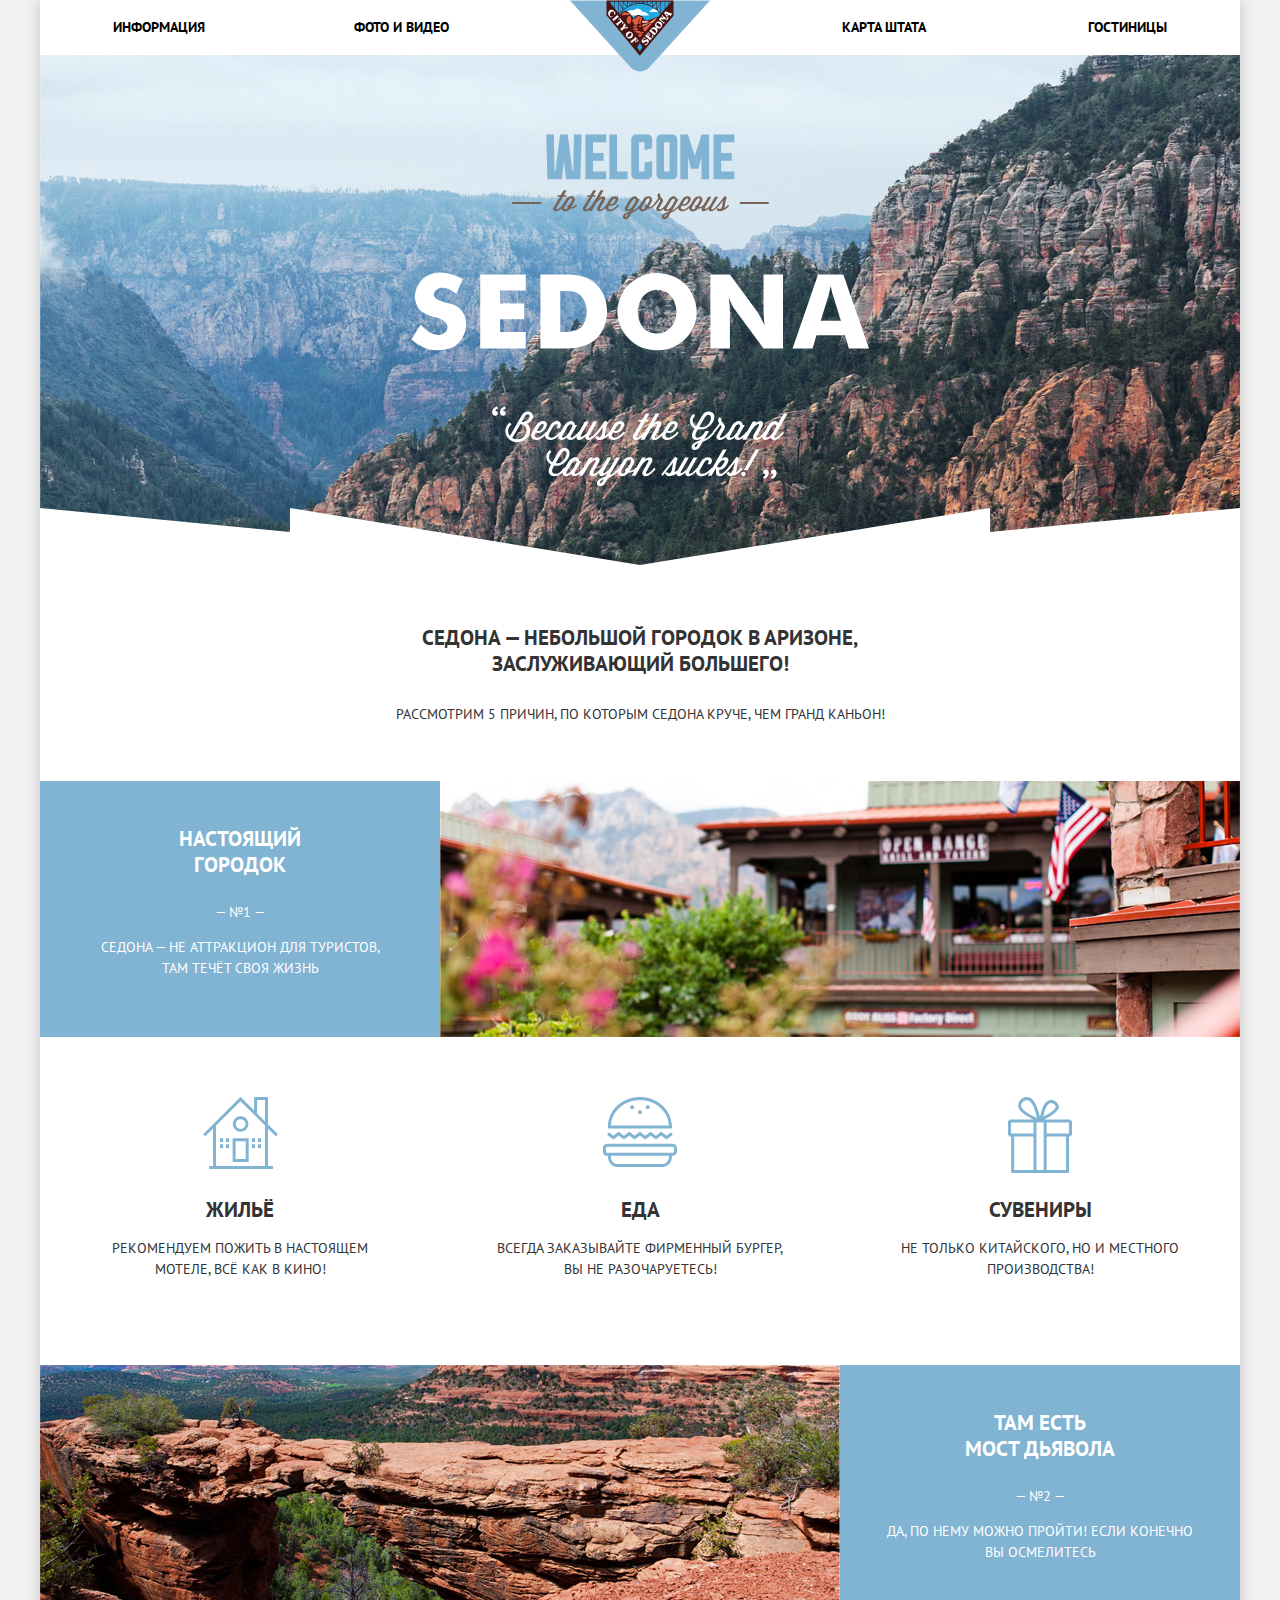
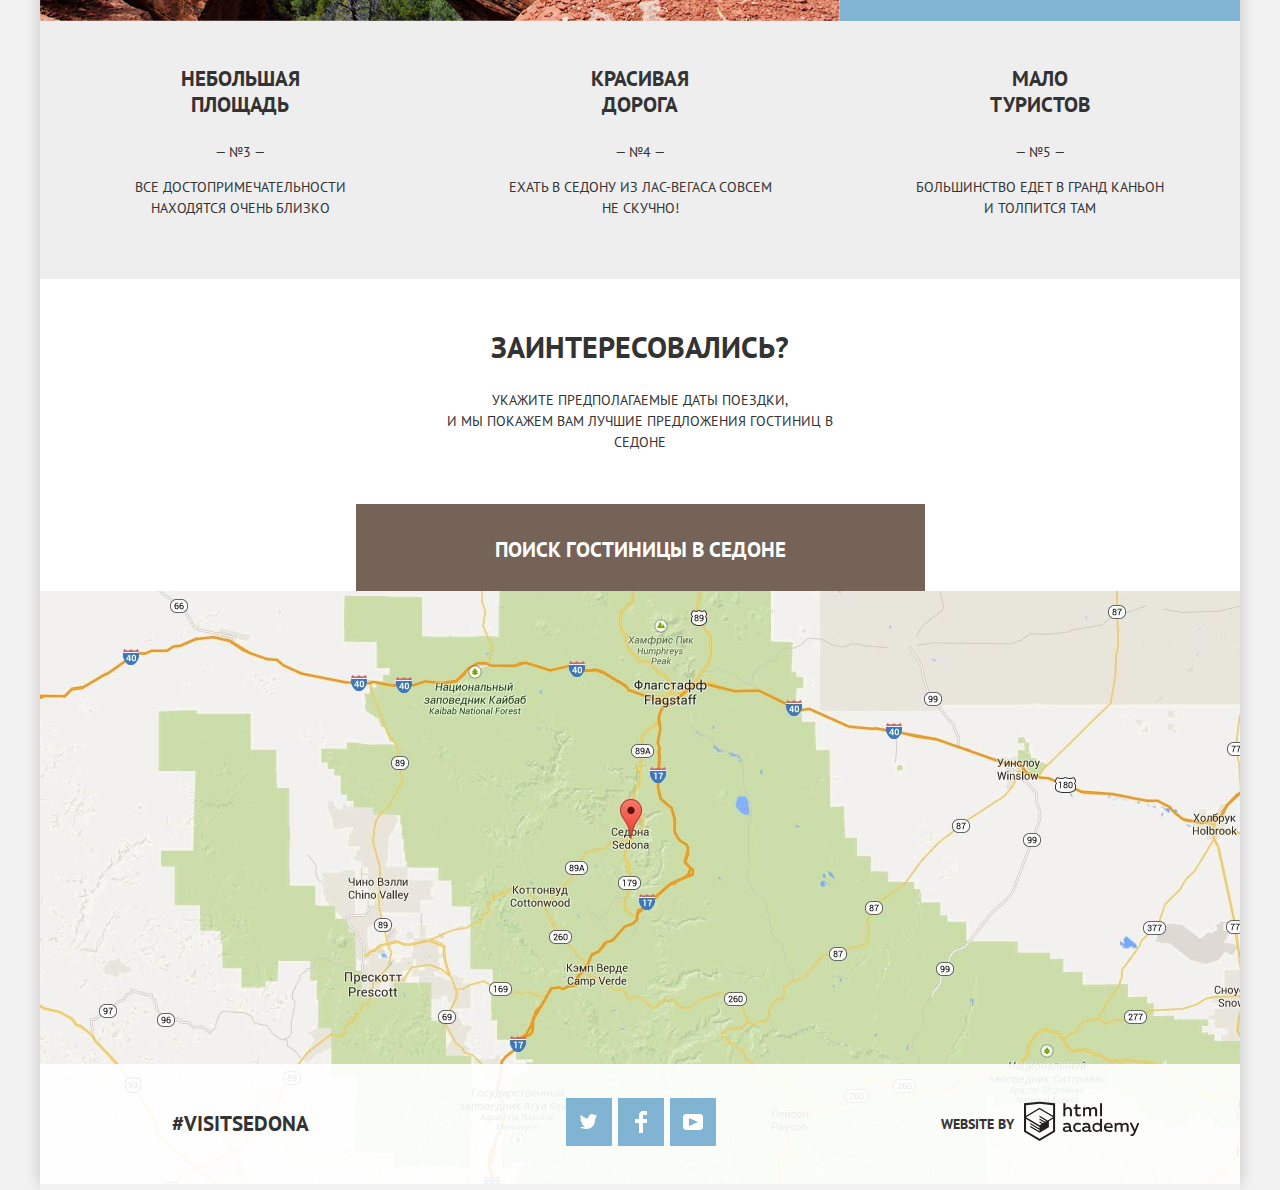
<file: index.html>
<!DOCTYPE html>
<html lang="ru">
  <head>
    <meta charset="utf-8">
    <link href="https://fonts.googleapis.com/css?family=PT+Sans:400,700&amp;subset=cyrillic" rel="stylesheet">
    <link rel="stylesheet" href="css/normalize.css">
    <link rel="stylesheet" href="css/style.min.css">
    <title>HTML Academy: Седона</title>
  </head>
  <body>
    <div class="centerman">
    	<header class="main-header">
    		<nav class="main-navigation">
          <a class="logo"><img src="img/logo.svg" width="140" height="72" alt="citi of sedona"></a>
    			<ul class="site-navigation">
            <li class="info-li"><a href="#" class="info">Информация</a></li>
            <li class="photo-and-video-li"><a href="#" class="photo-and-video">Фото и видео</a></li>
            <li class="state-map-li"><a href="#" class="state-map">Карта штата</a></li>
            <li class="hotel-li"><a href="catalog.html" class="hotel">Гостиницы</a></li>
          </ul>
    		</nav>
    	</header>

    	<main class="container">
        <h1 class="visually-hidden">Добро пожаловать в Седону</h1>
        <div class="background-image">
          <img src="img/welcome.svg" width="459" height="353" alt="welcome">
        </div>

       	<section class="advantages">
  	  		<h2>Седона — небольшой городок в Аризоне, заслуживающий большего!</h2>
  	  		<p class="reasons">Рассмотрим 5 причин, по которым Седона круче, чем гранд каньон!</p>
  	  		<ul class="advantages-list">
  	  			<li class="advantages-item blue blue1">
  	  				<h2>Настоящий городок</h2>
  	  				<p>— №1 —</p>
  	  				<p class="description">Седона — не аттракцион для туристов, там&nbsp;течёт&nbsp;своя&nbsp;жизнь</p>
  	  			</li>
  	  			<li class="advantages-item house white">
            	<h2>Жильё</h2>
    	  			<p class="description">Рекомендуем пожить в настоящем мотеле,&nbsp;всё&nbsp;как&nbsp;в&nbsp;кино!</p>
            </li>
  	  			<li class="advantages-item burger white">
              <h2>Еда</h2>
    	  			<p class="description">Всегда заказывайте фирменный бургер, вы&nbsp;не&nbsp;разочаруетесь!</p>
            </li>
  	  			<li class="advantages-item souvenir white">
              <h2>Сувениры</h2>
    	  			<p class="description">Не только китайского, но и местного производства!</p>
  	  			</li>
           	<li class="advantages-item blue blue2">
  	  				<h2>Там есть мост&nbsp;дьявола</h2>
  	  				<p>— №2 —</p>
  	  				<p class="description">Да, по нему можно пройти! Если конечно вы осмелитесь</p>
  	  			</li>
  	  			<li class="advantages-item gray">
  	  				<h2>Небольшая площадь</h2>
  	  				<p>— №3 —</p>
  	  				<p class="description">Все достопримечательности находятся&nbsp;очень близко</p>
  	  			</li>
  	  			<li class="advantages-item gray">
  	  				<h2>Красивая дорога</h2>
  	  				<p>— №4 —</p>
  	  				<p class="description">Ехать в Седону из Лас-Вегаса совсем не&nbsp;скучно!</p>
  	  			</li>
  	  			<li class="advantages-item gray">
  	  				<h2>Мало туристов</h2>
             	<p>— №5 —</p>
    	  			<p class="description">Большинство едет в гранд каньон и&nbsp;толпится там</p>
            </li>
  	   		</ul>
    		</section>

    		<section class="search">
    			<h2>Заинтересовались?</h2>
    			<p>Укажите предполагаемые даты поездки,<br> и мы покажем вам лучшие предложения гостиниц в седоне</p>
    			<a href="search-form.html" class="button">Поиск гостиницы в Седоне</a>
    		</section>

    		<section class="maps">
          <h2 class="visually-hidden">Где мы находимся.</h2>
          <section class="modal-search modal-show">
            <h2 class="visually-hidden">Форма поиска гостиницы.</h2>
            <form action="#" method="post" class="modal-form">
              <div class="group">
                <label class="modal-item" for="arrival-date">
                  Дата заезда:
                </label>
                <input type="text" name="date" id="arrival-date" placeholder="24 апреля 2019" class="text dates">
                <input type="button" class="calendar text" value=" " aria-label="Выбор даты в календаре">
              </div>

              <div class="group">
                <label class="modal-item" for="date-departure">
                  Дата выезда:
                </label>
                <input type="text" name="date" id="date-departure" placeholder="4 июля 2019" class="text dates1">
                <input type="button" class="calendar text" value=" " aria-label="Выбора даты в календаре">
              </div>

              <label class="modal-item-1" for="adults">
                Взрослые:
              </label>
              <input type="button" value="-" class="sbt-adults" aria-label="Убрать одного взрослого">
              <input type="text" class="text adults-in" placeholder="2" id="adults">
              <input type="button" value="+" class="sbt-adults" aria-label="Добавить одного взрослого">

              <label class="modal-item-2" for="children">
                Дети:
              </label>
              <input type="button" value="-" class="sbt-adults" aria-label="Убрать одного ребенка">
              <input type="text" class="text  adults-in adults-in-js" placeholder="0" id="children">
              <input type="button" value="+" class="sbt-adults" aria-label="Добавить одного ребенка">

              <input type="submit" value="Найти" class="submit">
            </form>
          </section>

    			<h2 class="visually-hidden">Карта городка.</h2>
          <iframe src="https://www.google.com/maps/embed?pb=!1m18!1m12!1m3!1d838162.1705242064!2d-112.35544163735157!3d34.854443815250974!2m3!1f0!2f0!3f0!3m2!1i1024!2i768!4f13.1!3m3!1m2!1s0x872da132f942b00d%3A0x5548c523fa6c8efd!2z0KHQtdC00L7QvdCwLCDQkNGA0LjQt9C-0L3QsCA4NjMzNiwg0KHQqNCQ!5e0!3m2!1sru!2sru!4v1546955258961" width="1200" height="593"  style="border:0" allowfullscreen></iframe>
    		</section>
    	</main>

    	<footer class="main-foter">
    		<p class="hashtag">#visitSEDONA</p>
    		<ul class="footer-social">
    			<li>
            <a href="#" class="social-buttom">
              <span class="visually-hidden">Твиттер</span>
              <svg width="17px" height="15px">
                <path fill="#fff" d="M10.95,0.144c1.685-0.496,2.984,0.27,3.577,1.179c0.673-0.231,1.331-0.481,2.011-0.708
                c-0.004,0.861-0.522,1.513-0.857,1.768c0.685,0.17,1.304-0.491,1.304-0.491c-0.169,1-1.006,1.788-1.563,2.024
                c-0.231,6.75-3.175,11.217-10.077,11.082c-0.522,0,0.075,0-0.446,0c-0.41,0-4.164-0.46-4.898-1.887
                c2.271,0.196,3.893-0.422,4.693-1.177c-0.96-0.3-2.679-0.477-2.979-2.95C2.064,9.09,2.279,9.212,2.905,9.103
                C1.705,8.247,0.374,7.53,0.448,5.33c0.285,0.328,1.067,0.536,1.34,0.472c-0.703-0.241-1.97-3.36-0.894-4.952
                c1.818,1.854,3.735,3.606,7.152,3.773C8.254,2.33,9.183,0.793,10.95,0.144z"/>
              </svg>
            </a>
          </li>
    			<li>
            <a href="#" class="social-buttom">
              <span class="visually-hidden">Фейсбук</span>
                <svg version="1.1" id="Layer_2" xmlns="http://www.w3.org/2000/svg" xmlns:xlink="http://www.w3.org/1999/xlink" x="0px" y="0px"
                width="12px" height="22px" viewBox="0 0 12 22" enable-background="new 0 0 12 22" xml:space="preserve">
                <path fill="#FFFFFF" d="M12,4V0H8C5.791,0,4,1.791,4,4v4H0v4h4v10h4V12h4V8H8V4H12z"/>
              </svg>
            </a>
          </li>
    			<li>
            <a href="#" class="social-buttom">
              <span class="visually-hidden">Ютуб</span>
              <svg width="20px" height="16px">
                <path fill="#FFFFFF" d="M17,0H3C1.35,0,0,1.35,0,3v10c0,1.65,1.35,3,3,3h14c1.65,0,3-1.35,3-3V3C20,1.35,18.65,0,17,0z
                M6.027,11.998V4.002L15.014,8L6.027,11.998z"/>
              </svg>
            </a>
          </li>
    		</ul>

        <p class="footer-copyright">
          <b>Website by</b>
    			<a class="html-Academy-logo" href="https://up.htmlacademy.ru/htmlcss/23">
            <svg id="Layer_1" data-name="Layer 1" xmlns="http://www.w3.org/2000/svg" viewBox="0 0 113 39" width="115px" height="41px"><path d="M401.93,351.51a2.07,2.07,0,0,0,.58-0.11v1.4a3.41,3.41,0,0,1-1.24.22,1.75,1.75,0,0,1-1.75-1,5.08,5.08,0,0,1-3.3,1.13c-1.59,0-3.06-.87-3.06-2.68,0-2.24,2.08-2.93,3.9-2.93a11.63,11.63,0,0,1,2.28.26v-0.31c0-1.09-.8-1.86-2.3-1.86a7.79,7.79,0,0,0-3.15.67v-1.79a10.72,10.72,0,0,1,3.35-.58c2.48,0,4,1.18,4,3.83v3.14A0.57,0.57,0,0,0,401.93,351.51Zm-6.76-1.19a1.42,1.42,0,0,0,1.64,1.29,3.56,3.56,0,0,0,2.53-1V349.1a10.21,10.21,0,0,0-1.9-.22C396.34,348.89,395.17,349.23,395.17,350.33Z" transform="translate(-355.09 -323.29)" fill="#231f20"/><path d="M408.15,343.91a5.29,5.29,0,0,1,2.7.67v1.79a4.28,4.28,0,0,0-2.42-.73,2.89,2.89,0,1,0,0,5.76,5.26,5.26,0,0,0,2.55-.67v1.8a6.58,6.58,0,0,1-2.9.6,4.42,4.42,0,0,1-4.72-4.54A4.54,4.54,0,0,1,408.15,343.91Z" transform="translate(-355.09 -323.29)" fill="#231f20"/><path d="M420.93,351.51a2.07,2.07,0,0,0,.58-0.11v1.4a3.41,3.41,0,0,1-1.24.22,1.75,1.75,0,0,1-1.75-1,5.08,5.08,0,0,1-3.3,1.13c-1.59,0-3.06-.87-3.06-2.68,0-2.24,2.08-2.93,3.9-2.93a11.63,11.63,0,0,1,2.28.26v-0.31c0-1.09-.8-1.86-2.3-1.86a7.79,7.79,0,0,0-3.15.67v-1.79a10.72,10.72,0,0,1,3.35-.58c2.48,0,4,1.18,4,3.83v3.14A0.57,0.57,0,0,0,420.93,351.51Zm-6.76-1.19a1.42,1.42,0,0,0,1.64,1.29,3.56,3.56,0,0,0,2.53-1V349.1a10.21,10.21,0,0,0-1.9-.22C415.33,348.89,414.17,349.23,414.17,350.33Z" transform="translate(-355.09 -323.29)" fill="#231f20"/><path d="M431.76,340.14V352.9H430v-1.39a4.07,4.07,0,0,1-3.35,1.62,4.62,4.62,0,0,1,0-9.22,4,4,0,0,1,3.15,1.37v-5.14h2ZM427,345.62a2.9,2.9,0,0,0,0,5.8,3,3,0,0,0,2.79-1.84v-2.13A3.06,3.06,0,0,0,427,345.62Z" transform="translate(-355.09 -323.29)" fill="#231f20"/><path d="M438.08,343.91c3.48,0,4.68,2.81,4.12,5.34h-6.58c0.22,1.57,1.75,2.22,3.35,2.22a6.41,6.41,0,0,0,2.77-.62v1.68a7.5,7.5,0,0,1-3.14.6c-2.68,0-5-1.53-5-4.61A4.39,4.39,0,0,1,438.08,343.91Zm0.09,1.62a2.39,2.39,0,0,0-2.57,2.26h4.85A2.06,2.06,0,0,0,438.17,345.53Z" transform="translate(-355.09 -323.29)" fill="#231f20"/><path d="M444.19,352.9v-8.75h1.73v1.09a4,4,0,0,1,2.92-1.33,3,3,0,0,1,2.73,1.4,4.33,4.33,0,0,1,3.06-1.4,3.21,3.21,0,0,1,3.32,3.52v5.47h-2v-5.41a1.67,1.67,0,0,0-1.73-1.84,2.94,2.94,0,0,0-2.17,1.18c0,0.2,0,.4,0,0.6v5.47h-2v-5.41a1.67,1.67,0,0,0-1.73-1.84,3.11,3.11,0,0,0-2.32,1.35v5.91h-2Z" transform="translate(-355.09 -323.29)" fill="#231f20"/><path d="M466.56,344.15h2l-4.1,9.93c-0.95,2.28-2.19,3-3.52,3a5,5,0,0,1-1.15-.15v-1.66a3,3,0,0,0,.89.13c0.95,0,1.66-.67,2.17-2l0.18-.44-4.16-8.82H461l3,6.6Z" transform="translate(-355.09 -323.29)" fill="#231f20"/><path d="M395.75,324.82v5a4,4,0,0,1,2.83-1.2,3.41,3.41,0,0,1,3.61,3.57v5.41h-2v-5.16a1.9,1.9,0,0,0-2-2.1,3.08,3.08,0,0,0-2.44,1.46v5.8h-2V324.82h2Z" transform="translate(-355.09 -323.29)" fill="#231f20"/><path d="M407.52,325.71v3.12h3.17v1.71h-3.17v4c0,1.15.53,1.53,1.66,1.53a4.71,4.71,0,0,0,1.77-.35v1.68a7.14,7.14,0,0,1-2.35.38,2.68,2.68,0,0,1-3-2.88v-4.38H404v-1.71h1.57v-2.64Z" transform="translate(-355.09 -323.29)" fill="#231f20"/><path d="M413.19,337.58v-8.75h1.73v1.09a4,4,0,0,1,2.92-1.33,3,3,0,0,1,2.73,1.4,4.33,4.33,0,0,1,3.06-1.4,3.21,3.21,0,0,1,3.32,3.52v5.47h-2v-5.41a1.67,1.67,0,0,0-1.73-1.84,2.94,2.94,0,0,0-2.17,1.18c0,0.2,0,.4,0,0.6v5.47h-2v-5.41a1.67,1.67,0,0,0-1.73-1.84,3.11,3.11,0,0,0-2.32,1.35v5.91h-2Z" transform="translate(-355.09 -323.29)" fill="#231f20"/><rect x="74.72" y="1.52" width="1.95" height="12.76" fill="#231f20"/><path d="M370.53,323.31l-0.16,0-15.28,1.6v28L370.37,362l15.28-9.09v-28Zm13.12,28.45-13.28,7.9-13.28-7.9V340.28l13.22,7.87,0,1.43-9.07-5.4v1.38l9.11,5.47,0,1.46-9.1-5.42v1.38l9.11,5.47h0l9.19-5.5v-1.39h0v-4.52l4.1-2.45v11.67Zm0-13.16L380,340.74h0l-1.68,1-8-4.76v1.38l6.84,4.07-0.06,0-0.15.09-1,.57-5.64-3.36v1.38l4.45,2.65-1.05.7,0,0-3.36-2v1.38l2.21,1.3-2.25,1.35-13.16-7.82,13.17-7.92h0Zm0-1.39-13.35-7.87h0l-13.2,7.86v-10.5l13.28-1.39,13.28,1.39v10.51Z" transform="translate(-355.09 -323.29)" fill="#231f20"/>
            </svg>
          </a>
    		</p>
    	</footer>
    </div>
    <script src="js/script.min.js"></script>
  </body>
</html>
</file>
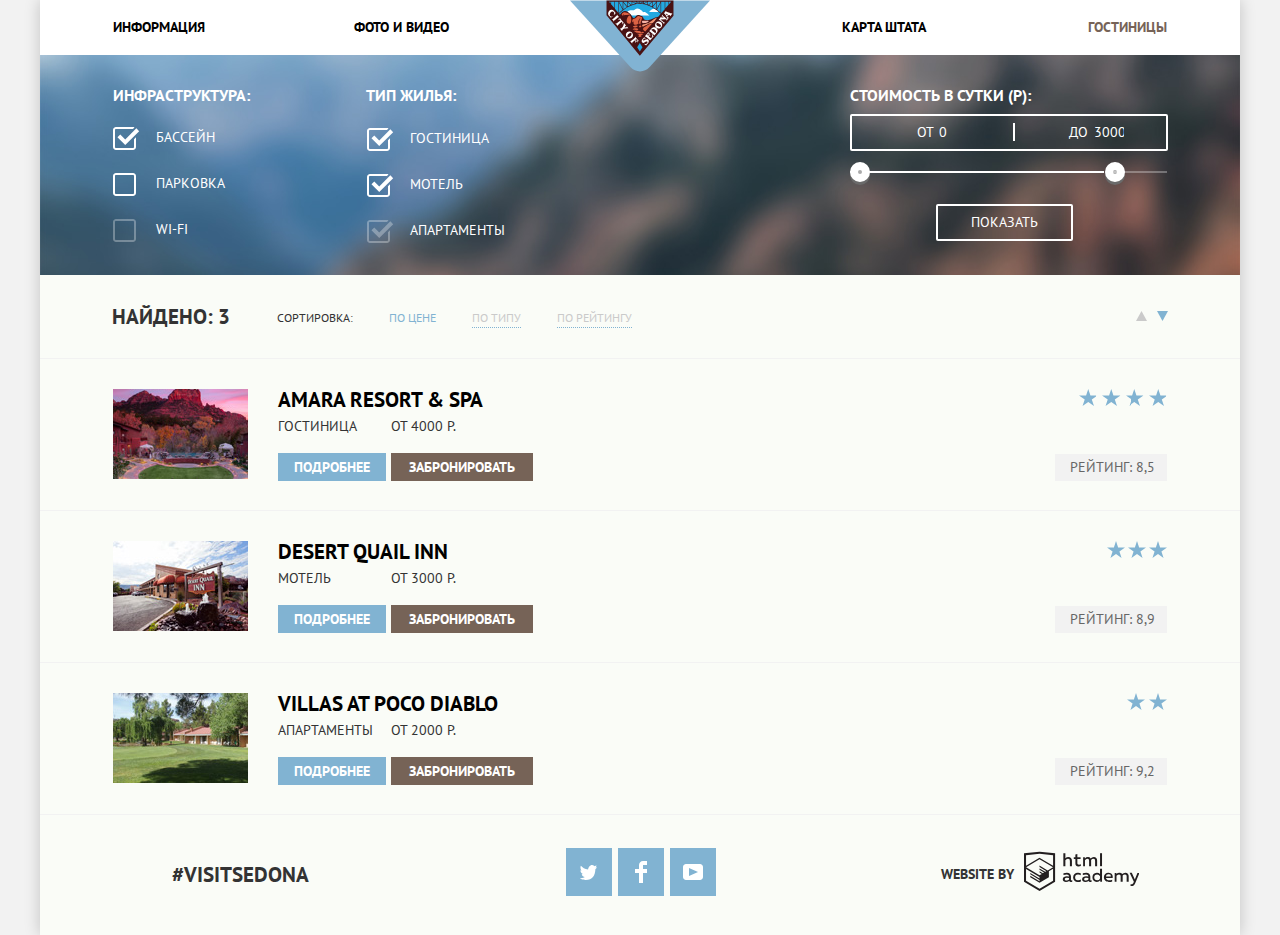
<file: catalog.html>
<!DOCTYPE html>
<html lang="ru">
  <head>
    <meta charset="utf-8">
    <link href="https://fonts.googleapis.com/css?family=PT+Sans:400,700&amp;subset=cyrillic" rel="stylesheet">
    <link rel="stylesheet"  href="css/normalize.css">
    <link rel="stylesheet"  href="css/style.min.css">
    <title>HTML Academy: Седона</title>
  </head>
  <body>
    <div class="centerman">
    	<header class="main-header">
        <nav class="main-navigation">
          <a class="logo" href="index.html"><img src="img/logo.svg" width="140" height="72" alt="citi of sedona"></a>
          <ul class="site-navigation">
            <li class="info-li"><a href="#" class="info">Информация</a></li>
            <li class="photo-and-video-li"><a href="#" class="photo-and-video">Фото и видео</a></li>
            <li class="state-map-li"><a href="#" class="state-map">Карта штата</a></li>
            <li class="hotel-li"><a href="catalog.html" class="hotel hotel-active">Гостиницы</a></li>
          </ul>
        </nav>
      </header>

      <main class="container">
        <section class="filter">
          <form action="#" method="post">
            <h1 class="visually-hidden">Фильтр отелей</h1>
            <fieldset class="infrastructure">
              <legend>Инфраструктура:</legend>
              <ul class="infrastructure-item">
                <li>
                  <input type="checkbox" id="subscribe-field1" checked class="visually-hidden">
                  <label for="subscribe-field1">Бассейн</label>
                </li>
                <li>
                  <input type="checkbox" id="subscribe-field2" class="visually-hidden">
                  <label for="subscribe-field2">Парковка</label>
                </li>
                <li>
                  <input type="checkbox" id="subscribe-field3" class="visually-hidden" disabled>
                  <label for="subscribe-field3">wi-fi</label>
                </li>
              </ul>
            </fieldset>

            <fieldset class="house-type">
              <legend>Тип жилья:</legend>
                <ul class="house-type-item">
                  <li>
                    <input type="checkbox" id="subscribe-field4" checked class="visually-hidden">
                    <label for="subscribe-field4">Гостиница</label>
                  </li>
                  <li>
                    <input type="checkbox" id="subscribe-field5" checked class="visually-hidden">
                    <label for="subscribe-field5">Мотель</label>
                  </li>
                  <li>
                    <input type="checkbox" id="subscribe-field6" checked class="visually-hidden" disabled>
                    <label for="subscribe-field6">Апартаменты</label>
                  </li>
                </ul>
            </fieldset>

            <div class="price-submit">
              <fieldset class="price">
                <legend>Стоимость в сутки (р):</legend>
                <div class="border">
                  <label>от
                    <input type="text" name="min-price" value="0" class="min-price">
                  </label>

                  <label>до
                    <input type="text" name="max-price" value="3000" class="max-price">
                  </label>
                </div>
                <div class="slider">
                  <div class="slider-bar slider-bar-min" tabindex="0"></div>
                  <div class="slider-bar slider-bar-max" tabindex="0"></div>
                </div>
                <div class="slider-in"></div>
              </fieldset>
              <input type="submit" value="Показать" class="submit-filter">
            </div>
          </form>
        </section>

        <section class="sort">
          <h2>Найдено: 3</h2>
          <div class="sort-filter">
            <p>Сортировка:</p>
            <a class="active">По цене</a>
            <a href="#">По типу</a>
            <a href="#">По рейтингу</a>
          </div>

          <div class="up">
            <a class="up-down" href="#" aria-label="Сортировка по возрастанию">
              <svg width="11px" height="10px">
                <polyline fill="currentColor" points="5.5,0 0,10 11,10 "/>
              </svg>
            </a>

            <a class="up-down active" href="#" aria-label="Сортировка по убыванию">
              <svg width="11px" height="10px" >
                <polyline fill="currentColor" points="5.5,10 0,0 11,0 "/>
              </svg>
            </a>
          </div>
        </section>

        <section class="catalog">
          <h2 class="visually-hidden">Список найденных отелей</h2>
          <ul class="catalog-list">
            <li class="catalog-item">
              <a href="#">
                <img src="img/amara.jpg" width="135" height="90" alt="Amara Resort & Spa">
              </a>
              <div class="catalog-info">
                <a href="#">
                  <h3>Amara Resort & Spa</h3>
                </a>
                <div class="hotel-item">
                  <b>Гостиница</b>
                  <a href="#" class="read-more">Подробнее</a>
                </div>
                <div class="booking">
                  <b>От 4000 Р.</b>
                  <a href="#" class="reservation">Забронировать</a>
                </div>
              </div>
              <div class="catalog-info1">
                <div class="stars stars-2"><p class="visually-hidden">Четыре звезды</p></div>
                <b>Рейтинг: 8,5</b>
              </div>
            </li>

            <li class="catalog-item">
              <a href="#">
                <img src="img/desert.jpg" width="135" height="90" alt="Desert Quail Inn">
              </a>
              <div class="catalog-info">
                <a href="#">
                  <h3>Desert Quail Inn</h3>
                </a>
                <div class="hotel-item">
                  <b>Мотель </b>
                  <a href="#" class="read-more">Подробнее</a>
                </div>
                <div class="booking">
                  <b>От 3000 Р.</b>
                  <a href="#" class="reservation">Забронировать</a>
                </div>
              </div>
              <div class="catalog-info1">
                <div class="stars stars-3"><p class="visually-hidden">Три звезды</p></div>
                <b>Рейтинг: 8,9</b>
              </div>
            </li>

            <li class="catalog-item">
              <a href="#">
                <img src="img/villas.jpg"  width="135" height="90" alt="Villas at Poco Diablo">
              </a>
              <div class="catalog-info">
                <a href="#">
                  <h3>Villas at Poco Diablo</h3>
                </a>
                <div class="hotel-item">
                  <b>Апартаменты</b>
                  <a href="#" class="read-more">Подробнее</a>
                </div>
                <div class="booking">
                  <b>От 2000 Р.</b>
                  <a href="#" class="reservation">Забронировать</a>
                </div>
              </div>
              <div class="catalog-info1">
                <div class="stars stars-4"><p class="visually-hidden">Две звезды</p></div>
                <b>Рейтинг: 9,2</b>
              </div>
            </li>
          </ul>
        </section>
      </main>

      <footer class="main-foter1">
        <p class="hashtag">#visitSEDONA</p>
          <ul class="footer-social">
            <li>
              <a href="#" class="social-buttom">
                <span class="visually-hidden">Твиттер</span>
                <svg width="17px" height="15px">
                <path fill="#fff" d="M10.95,0.144c1.685-0.496,2.984,0.27,3.577,1.179c0.673-0.231,1.331-0.481,2.011-0.708
                c-0.004,0.861-0.522,1.513-0.857,1.768c0.685,0.17,1.304-0.491,1.304-0.491c-0.169,1-1.006,1.788-1.563,2.024
                c-0.231,6.75-3.175,11.217-10.077,11.082c-0.522,0,0.075,0-0.446,0c-0.41,0-4.164-0.46-4.898-1.887
                c2.271,0.196,3.893-0.422,4.693-1.177c-0.96-0.3-2.679-0.477-2.979-2.95C2.064,9.09,2.279,9.212,2.905,9.103
                C1.705,8.247,0.374,7.53,0.448,5.33c0.285,0.328,1.067,0.536,1.34,0.472c-0.703-0.241-1.97-3.36-0.894-4.952
                c1.818,1.854,3.735,3.606,7.152,3.773C8.254,2.33,9.183,0.793,10.95,0.144z"/>
                </svg>
              </a>
            </li>
            <li>
              <a href="#" class="social-buttom">
                <span class="visually-hidden">Фейсбук</span>
                <svg version="1.1" id="Layer_2" xmlns="http://www.w3.org/2000/svg" xmlns:xlink="http://www.w3.org/1999/xlink" x="0px" y="0px"
                width="12px" height="22px" viewBox="0 0 12 22" enable-background="new 0 0 12 22" xml:space="preserve">
                <path fill="#FFFFFF" d="M12,4V0H8C5.791,0,4,1.791,4,4v4H0v4h4v10h4V12h4V8H8V4H12z"/>
                </svg>
              </a>
            </li>
            <li>
              <a href="#" class="social-buttom">
                <span class="visually-hidden">Ютуб</span>
                <svg width="20px" height="16px">
                <path fill="#FFFFFF" d="M17,0H3C1.35,0,0,1.35,0,3v10c0,1.65,1.35,3,3,3h14c1.65,0,3-1.35,3-3V3C20,1.35,18.65,0,17,0z
                M6.027,11.998V4.002L15.014,8L6.027,11.998z"/>
                </svg>
              </a>
            </li>
          </ul>
        <p class="footer-copyright">
          <b>Website by</b>
          <a class="html-Academy-logo" href="https://up.htmlacademy.ru/htmlcss/23">
            <svg id="Layer_1" data-name="Layer 1" xmlns="http://www.w3.org/2000/svg" viewBox="0 0 113 39" width="115px" height="41px"><path d="M401.93,351.51a2.07,2.07,0,0,0,.58-0.11v1.4a3.41,3.41,0,0,1-1.24.22,1.75,1.75,0,0,1-1.75-1,5.08,5.08,0,0,1-3.3,1.13c-1.59,0-3.06-.87-3.06-2.68,0-2.24,2.08-2.93,3.9-2.93a11.63,11.63,0,0,1,2.28.26v-0.31c0-1.09-.8-1.86-2.3-1.86a7.79,7.79,0,0,0-3.15.67v-1.79a10.72,10.72,0,0,1,3.35-.58c2.48,0,4,1.18,4,3.83v3.14A0.57,0.57,0,0,0,401.93,351.51Zm-6.76-1.19a1.42,1.42,0,0,0,1.64,1.29,3.56,3.56,0,0,0,2.53-1V349.1a10.21,10.21,0,0,0-1.9-.22C396.34,348.89,395.17,349.23,395.17,350.33Z" transform="translate(-355.09 -323.29)" fill="#231f20"/><path d="M408.15,343.91a5.29,5.29,0,0,1,2.7.67v1.79a4.28,4.28,0,0,0-2.42-.73,2.89,2.89,0,1,0,0,5.76,5.26,5.26,0,0,0,2.55-.67v1.8a6.58,6.58,0,0,1-2.9.6,4.42,4.42,0,0,1-4.72-4.54A4.54,4.54,0,0,1,408.15,343.91Z" transform="translate(-355.09 -323.29)" fill="#231f20"/><path d="M420.93,351.51a2.07,2.07,0,0,0,.58-0.11v1.4a3.41,3.41,0,0,1-1.24.22,1.75,1.75,0,0,1-1.75-1,5.08,5.08,0,0,1-3.3,1.13c-1.59,0-3.06-.87-3.06-2.68,0-2.24,2.08-2.93,3.9-2.93a11.63,11.63,0,0,1,2.28.26v-0.31c0-1.09-.8-1.86-2.3-1.86a7.79,7.79,0,0,0-3.15.67v-1.79a10.72,10.72,0,0,1,3.35-.58c2.48,0,4,1.18,4,3.83v3.14A0.57,0.57,0,0,0,420.93,351.51Zm-6.76-1.19a1.42,1.42,0,0,0,1.64,1.29,3.56,3.56,0,0,0,2.53-1V349.1a10.21,10.21,0,0,0-1.9-.22C415.33,348.89,414.17,349.23,414.17,350.33Z" transform="translate(-355.09 -323.29)" fill="#231f20"/><path d="M431.76,340.14V352.9H430v-1.39a4.07,4.07,0,0,1-3.35,1.62,4.62,4.62,0,0,1,0-9.22,4,4,0,0,1,3.15,1.37v-5.14h2ZM427,345.62a2.9,2.9,0,0,0,0,5.8,3,3,0,0,0,2.79-1.84v-2.13A3.06,3.06,0,0,0,427,345.62Z" transform="translate(-355.09 -323.29)" fill="#231f20"/><path d="M438.08,343.91c3.48,0,4.68,2.81,4.12,5.34h-6.58c0.22,1.57,1.75,2.22,3.35,2.22a6.41,6.41,0,0,0,2.77-.62v1.68a7.5,7.5,0,0,1-3.14.6c-2.68,0-5-1.53-5-4.61A4.39,4.39,0,0,1,438.08,343.91Zm0.09,1.62a2.39,2.39,0,0,0-2.57,2.26h4.85A2.06,2.06,0,0,0,438.17,345.53Z" transform="translate(-355.09 -323.29)" fill="#231f20"/><path d="M444.19,352.9v-8.75h1.73v1.09a4,4,0,0,1,2.92-1.33,3,3,0,0,1,2.73,1.4,4.33,4.33,0,0,1,3.06-1.4,3.21,3.21,0,0,1,3.32,3.52v5.47h-2v-5.41a1.67,1.67,0,0,0-1.73-1.84,2.94,2.94,0,0,0-2.17,1.18c0,0.2,0,.4,0,0.6v5.47h-2v-5.41a1.67,1.67,0,0,0-1.73-1.84,3.11,3.11,0,0,0-2.32,1.35v5.91h-2Z" transform="translate(-355.09 -323.29)" fill="#231f20"/><path d="M466.56,344.15h2l-4.1,9.93c-0.95,2.28-2.19,3-3.52,3a5,5,0,0,1-1.15-.15v-1.66a3,3,0,0,0,.89.13c0.95,0,1.66-.67,2.17-2l0.18-.44-4.16-8.82H461l3,6.6Z" transform="translate(-355.09 -323.29)" fill="#231f20"/><path d="M395.75,324.82v5a4,4,0,0,1,2.83-1.2,3.41,3.41,0,0,1,3.61,3.57v5.41h-2v-5.16a1.9,1.9,0,0,0-2-2.1,3.08,3.08,0,0,0-2.44,1.46v5.8h-2V324.82h2Z" transform="translate(-355.09 -323.29)" fill="#231f20"/><path d="M407.52,325.71v3.12h3.17v1.71h-3.17v4c0,1.15.53,1.53,1.66,1.53a4.71,4.71,0,0,0,1.77-.35v1.68a7.14,7.14,0,0,1-2.35.38,2.68,2.68,0,0,1-3-2.88v-4.38H404v-1.71h1.57v-2.64Z" transform="translate(-355.09 -323.29)" fill="#231f20"/><path d="M413.19,337.58v-8.75h1.73v1.09a4,4,0,0,1,2.92-1.33,3,3,0,0,1,2.73,1.4,4.33,4.33,0,0,1,3.06-1.4,3.21,3.21,0,0,1,3.32,3.52v5.47h-2v-5.41a1.67,1.67,0,0,0-1.73-1.84,2.94,2.94,0,0,0-2.17,1.18c0,0.2,0,.4,0,0.6v5.47h-2v-5.41a1.67,1.67,0,0,0-1.73-1.84,3.11,3.11,0,0,0-2.32,1.35v5.91h-2Z" transform="translate(-355.09 -323.29)" fill="#231f20"/><rect x="74.72" y="1.52" width="1.95" height="12.76" fill="#231f20"/><path d="M370.53,323.31l-0.16,0-15.28,1.6v28L370.37,362l15.28-9.09v-28Zm13.12,28.45-13.28,7.9-13.28-7.9V340.28l13.22,7.87,0,1.43-9.07-5.4v1.38l9.11,5.47,0,1.46-9.1-5.42v1.38l9.11,5.47h0l9.19-5.5v-1.39h0v-4.52l4.1-2.45v11.67Zm0-13.16L380,340.74h0l-1.68,1-8-4.76v1.38l6.84,4.07-0.06,0-0.15.09-1,.57-5.64-3.36v1.38l4.45,2.65-1.05.7,0,0-3.36-2v1.38l2.21,1.3-2.25,1.35-13.16-7.82,13.17-7.92h0Zm0-1.39-13.35-7.87h0l-13.2,7.86v-10.5l13.28-1.39,13.28,1.39v10.51Z" transform="translate(-355.09 -323.29)" fill="#231f20"/>
            </svg>
          </a>
        </p>
      </footer>
    </div>
  </body>
</html>
</file>
<file: css/style.min.css>
body{margin:0;padding:0;font-family:"PT Sans",Arial,sans-serif;font-size:14px;line-height:21px;color:#333;text-transform:uppercase;background-color:#f2f2f2}a{text-decoration:none}.visually-hidden:not(:focus):not(:active),input[type="checkbox"].visually-hidden,input[type="radio"].visually-hidden{position:absolute;width:1px;height:1px;margin:-1px;border:0;padding:0;white-space:nowrap;-webkit-clip-path:inset(100%);clip-path:inset(100%);clip:rect(0 0 0 0);overflow:hidden}.centerman{width:1200px;margin:0 auto;-webkit-box-shadow:0 0 15px rgba(0,0,0,0.2);box-shadow:0 0 15px rgba(0,0,0,0.2)}.main-navigation{position:relative}.main-navigation .logo{position:absolute;top:0;left:530px}.site-navigation{list-style:none;padding-left:0;margin-top:0;margin-bottom:0;display:-webkit-box;display:-ms-flexbox;display:flex;-webkit-box-align:center;-ms-flex-align:center;align-items:center;background-color:#fff;padding-left:73px;padding-right:73px}.site-navigation li{width:20%}.site-navigation .photo-and-video{padding-left:30px}.site-navigation .state-map{padding-right:30px}.site-navigation .state-map-li{text-align:right;margin-left:20%}.site-navigation .hotel-li{text-align:right}.site-navigation .hotel-active{color:#766357}.site-navigation .hotel-active:hover,.site-navigation .hotel-active:focus{color:#766357}.site-navigation .hotel-active:active{color:#766357}.site-navigation a{color:#000;font-weight:700;display:inherit;padding:17px 0}.site-navigation a:hover,.site-navigation a:focus{color:#81b3d2}.site-navigation a:active{color:#cacaca}.background-image{background-color:#dbe9f2;background-image:url(../img/polygon.svg),url(../img/background.jpg);background-position:0 453px,center center;background-repeat:no-repeat;width:1200px;height:510px;display:-webkit-box;display:-ms-flexbox;display:flex;-webkit-box-pack:center;-ms-flex-pack:center;justify-content:center;-webkit-box-align:center;-ms-flex-align:center;align-items:center}.advantages{background-color:#fff}.advantages h2{font-size:21px;line-height:26px;text-align:center;display:block;width:440px;margin:0 auto;padding-top:60px;padding-bottom:10px}.advantages .reasons{line-height:26px;text-align:center;padding-bottom:40px}.advantages-list{list-style:none;padding-left:0;display:-webkit-box;display:-ms-flexbox;display:flex;-ms-flex-wrap:wrap;flex-wrap:wrap;margin-bottom:0}.advantages-list .blue{background-repeat:no-repeat;width:800px;background-color:#81b3d2;padding-bottom:58px}.advantages-list .blue1{background-image:url(../img/benefits-1.jpg);padding-right:800px;background-position:100%}.advantages-list .blue2{background-image:url(../img/benefits-2.jpg);padding-left:800px;background-position:0}.advantages-list .gray{width:400px;background-color:#eee;padding-bottom:60px}.advantages-list h2{display:block;width:155px;margin:-15px auto;margin-bottom:5px}.advantages-item .description{display:block;margin:0 auto;width:300px}.blue2 .description{display:block;margin:0 auto;width:320px}.advantages-item{text-align:center;margin-top:0;padding:0}.advantages-list .white{width:400px}.advantages-list .house{background-image:url(../img/house.svg);background-repeat:no-repeat;background-position:center 60px;padding-top:115px;padding-bottom:85px}.advantages-list .burger{background-image:url(../img/foods.svg);background-repeat:no-repeat;background-position:center 60px;padding-top:115px;padding-bottom:85px}.advantages-list .souvenir{background-image:url(../img/souvenir.svg);background-repeat:no-repeat;background-position:center 60px;padding-top:115px;padding-bottom:85px}.blue h2,.blue2 h2{color:#fff}.blue p,.blue2 p{color:#fff}.search{text-align:center;background-color:#fff;padding-bottom:28px}.search h2{margin:0;padding-top:50px;padding-bottom:25px;font-size:30px;line-height:36px}.search p{display:block;width:440px;margin:0 auto;margin-bottom:86px}.search .button{font-family:"PT Sans",Arial,sans-serif;font-size:14px;line-height:21px;text-transform:uppercase;color:#fff;font-size:21px;background-color:#766357;text-align:center;padding:32px 139px 28px;font-weight:700}.search .button:hover,.search .button:focus{background-color:#604e43;cursor:pointer}.search .button:active{background-color:#503e33;color:#928a85}.maps{position:relative;margin:0;padding:0;overflow:hidden;background-color:#f2f2f2;background-image:url(../img/maps.jpg);background-repeat:no-repeat;position:center center;width:1200px;min-height:593px}.maps img{vertical-align:bottom}.main-foter{display:-webkit-box;display:-ms-flexbox;display:flex;-ms-flex-pack:distribute;justify-content:space-around;background-color:rgba(255,255,255,0.9);margin-left:0;min-height:120px;-webkit-box-align:center;-ms-flex-align:center;align-items:center;margin-top:-126px;z-index:1;position:relative}.main-foter1{display:-webkit-box;display:-ms-flexbox;display:flex;-ms-flex-pack:distribute;justify-content:space-around;background-color:#fafcf7;margin-left:0;min-height:120px;-webkit-box-align:center;-ms-flex-align:center;align-items:center;padding-left:30px}.main-foter1 .hashtag{font-size:21px;line-height:26px;text-transform:uppercase;font-weight:700}.main-foter .hashtag{font-size:21px;line-height:26px;text-transform:uppercase;font-weight:700;padding-left:30px}.footer-social{list-style:none;display:-webkit-box;display:-ms-flexbox;display:flex;-ms-flex-wrap:wrap;flex-wrap:wrap;-webkit-box-pack:justify;-ms-flex-pack:justify;justify-content:space-between;width:150px;padding-left:54px}.footer-social li{margin-bottom:5px}.footer-social .social-buttom{background-color:#81b3d2;color:#fff;width:46px;height:48px;display:-webkit-box;display:-ms-flexbox;display:flex;-webkit-box-pack:center;-ms-flex-pack:center;justify-content:center;-webkit-box-align:center;-ms-flex-align:center;align-items:center}.footer-social .social-buttom:hover,.footer-social .social-buttom:focus{background-color:#669ec0}.footer-social .social-buttom:active{background-color:#5496bd;color:#88b6d1}.social-buttom:active path{fill:#88b6d1}.footer-copyright{display:-webkit-box;display:-ms-flexbox;display:flex;-webkit-box-align:center;-ms-flex-align:center;align-items:center;padding-left:22px}.footer-copyright a{display:block;margin-left:10px}.html-Academy-logo:hover path,.html-Academy-logo:focus path,.html-Academy-logo:focus rect,.html-Academy-logo:hover rect{fill:#81b3d2}.html-Academy-logo:active path,.html-Academy-logo:active rect{fill:#bdbbbc}.modal-search{position:absolute;background-color:#fff;width:458px;left:50%;-webkit-transform:translate(-50%,-100%);-ms-transform:translate(-50%,-100%);transform:translate(-50%,-100%);padding:55px;-webkit-transition:.5s;-o-transition:.5s;transition:.5s}.modal-show{-webkit-transform:translate(-50%,0);-ms-transform:translate(-50%,0);transform:translate(-50%,0);z-index:111}@-webkit-keyframes shake{0%,100%{-webkit-transform:translateX(-50%);transform:translateX(-50%)}10%,30%,50%,70%,90%{-webkit-transform:translateX(-55%);transform:translateX(-55%)}20%,40%,60%,80%{-webkit-transform:translateX(-45%);transform:translateX(-45%)}}@keyframes shake{0%,100%{-webkit-transform:translateX(-50%);transform:translateX(-50%)}10%,30%,50%,70%,90%{-webkit-transform:translateX(-55%);transform:translateX(-55%)}20%,40%,60%,80%{-webkit-transform:translateX(-45%);transform:translateX(-45%)}}.modal-error{-webkit-animation-name:shake;animation-name:shake;-webkit-animation-duration:.8s;animation-duration:.8s}.modal-form label{padding-top:10px;padding-bottom:10px;color:#000;font-family:"PT Sans",Arial,sans-serif;font-weight:700;margin-right:20px}.modal-form input{width:323px;padding:10px;font-family:"PT Sans",Arial,sans-serif;font-weight:700;color:#000;border:0;text-transform:uppercase}.modal-form .adults-in{width:18px;text-align:center;margin:0 -4px}.modal-form .sbt-adults{width:39px;background-color:#f2f2f2;color:#a9a9a9;text-transform:uppercase;cursor:pointer}.modal-form .sbt-adults:hover{color:#000}.modal-form .sbt-adults:active{color:#81b3d2}.modal-form .group{margin-bottom:27px;position:relative;display:-webkit-box;display:-ms-flexbox;display:flex;-webkit-box-pack:justify;-ms-flex-pack:justify;justify-content:space-between}.modal-form input::-webkit-input-placeholder{color:#000;font-size:14px}.modal-form input::-moz-placeholder{color:#000;font-size:14px}.modal-form input::-webkit-input-placeholder{opacity:1;-webkit-transition:opacity .3s ease;-o-transition:opacity .3s ease;transition:opacity .3s ease}.modal-form input::-moz-placeholder{opacity:1;-webkit-transition:opacity .3s ease;-o-transition:opacity .3s ease;transition:opacity .3s ease}.modal-form input:-moz-placeholder{opacity:1;-webkit-transition:opacity .3s ease;-o-transition:opacity .3s ease;transition:opacity .3s ease}.modal-form input:-ms-input-placeholder{opacity:1;-webkit-transition:opacity .3s ease;-o-transition:opacity .3s ease;transition:opacity .3s ease}.modal-form input:focus::-webkit-input-placeholder{opacity:0;-webkit-transition:opacity .3s ease;-o-transition:opacity .3s ease;transition:opacity .3s ease}.modal-form input:focus::-moz-placeholder{opacity:0;-webkit-transition:opacity .3s ease;-o-transition:opacity .3s ease;transition:opacity .3s ease}.modal-form input:focus:-moz-placeholder{opacity:0;-webkit-transition:opacity .3s ease;-o-transition:opacity .3s ease;transition:opacity .3s ease}.modal-form input:focus:-ms-input-placeholder{opacity:0;-webkit-transition:opacity .3s ease;-o-transition:opacity .3s ease;transition:opacity .3s ease}.modal-form .modal-item-1{padding-top:10px;padding-bottom:10px;-webkit-box-align:center;-ms-flex-align:center;align-items:center;margin-right:36px}.modal-form .modal-item-2{margin-left:48px;margin-right:21px}.modal-form .submit{display:block;width:100%;padding-top:17px;padding-bottom:15px;margin-top:56px;border:0;font-size:21px;text-transform:uppercase;background-color:#81b3d2;color:#fff;cursor:pointer}.modal-search .text{background-color:#f2f2f2}.modal-search .text:hover{background-color:#ebebeb}.modal-search .text:focus{background-color:#fff;border:2px solid #e5e5e5;padding:8px;outline:none}.modal-form .calendar{width:35px;background-image:url(../img/calendar.svg);background-repeat:no-repeat;background-position:center;color:#a9a9a9;background-color:transparent;position:absolute;left:422px;top:2px;cursor:pointer}.modal-search .submit:hover,.modal-search .submit:focus{background-color:#669ec0}.modal-search .submit:active{background-color:#5496bd;color:#94b9d2}.modal-form .calendar:hover{background-image:url(../img/calendarblack.svg);background-color:transparent;outline:none}.modal-form .calendar:active{background-image:url(../img/calendarblue.svg);background-color:transparent;outline:none}.modal-form .calendar:focus{background-color:transparent}.filter{padding-top:30px;padding-left:73px;background-color:#507b9d;background-image:url(../img/filter-background.jpg);background-repeat:no-repeat;background-size:cover}.filter form{display:-webkit-box;display:-ms-flexbox;display:flex;-ms-flex-pack:distribute;justify-content:space-around;font-family:"PT Sans",Arial,sans-serif;font-size:14px;line-height:21px;color:#fff;text-transform:uppercase}.filter legend{font-size:16px;font-weight:700;color:#fff}.filter li{margin-bottom:23px}.infrastructure{border:0;margin:0;padding-left:0}.infrastructure-item{list-style:none;padding-left:0;margin:0;margin-top:16px}.infrastructure-item label,.house-type-item label{cursor:pointer;vertical-align:top}.infrastructure-item label::before,.house-type-item label::before{content:"";width:27px;height:23px;background-image:url(../img/checkbox-off.svg);background-repeat:no-repeat;display:inline-block;vertical-align:middle;margin-right:16px}.infrastructure-item input:checked + label::before,.house-type-item input:checked + label::before{background-image:url(../img/checkbox-on.svg)}.infrastructure-item input:checked:disabled + label::before,.house-type-item input:checked:disabled + label::before{background-image:url(../img/checkbox-on.svg);opacity:.3}.infrastructure-item input:disabled + label::before,.house-type-item input:disabled + label::before{background-image:url(../img/checkbox-off.svg);opacity:.3}.infrastructure-item input:focus + label::before,.house-type-item input:focus + label::before{outline:2px solid #81b3d2}.house-type{margin-left:95px;border:0;width:288px;-webkit-box-flex:1;-ms-flex-positive:1;flex-grow:1}.house-type-item{list-style:none;padding-left:1px;margin:0;margin-top:17px}.price-submit{display:-webkit-box;display:-ms-flexbox;display:flex;-webkit-box-orient:vertical;-webkit-box-direction:normal;-ms-flex-direction:column;flex-direction:column;-webkit-box-align:center;-ms-flex-align:center;align-items:center;margin-right:60px;position:relative}.price{border:0;width:315px}.price .min-price,.price .max-price{width:30px;color:inherit;font:inherit;border:0;background:0 0}.price .border{border:2px solid #fff;border-radius:2px;width:314px;margin-bottom:20px;margin-top:3px;padding-top:5px;padding-bottom:5px}.border label:nth-child(1){padding-right:38px;margin-left:65px;border-right:2px solid #fff}.border label:nth-child(2){margin-left:54px}.price .slider{border-bottom:2px solid #fff;margin-bottom:14px;width:80%;display:inline-block;vertical-align:baseline}.price .slider-in{width:59px;border-bottom:2px solid #fff;opacity:.3;display:inline-block;vertical-align:baseline;margin-bottom:14px}.price-submit .slider-bar{width:4px;height:4px;background-color:#ababab;border:8px solid #fff;border-radius:50%;position:absolute;-webkit-box-shadow:0 3px 0 0 #6a6a6a;box-shadow:0 3px 0 0 #6a6a6a}.price-submit .slider-bar:hover,.price-submit .slider-bar:focus{width:4px;height:4px;background-color:#ababab;border:10px solid #fff;border-radius:50%;position:absolute;-webkit-box-shadow:0 3px 0 0 #6a6a6a;box-shadow:0 3px 0 0 #6a6a6a;-webkit-transform:translate(-2px,-2px);-ms-transform:translate(-2px,-2px);transform:translate(-2px,-2px)}.price-submit .slider-bar-min{top:77px}.price-submit .slider-bar-max{top:77px;right:55px}.price-submit .slider-bar-max:hover,.price-submit .slider-bar-max:focus{-webkit-transform:translate(2px,-2px);-ms-transform:translate(2px,-2px);transform:translate(2px,-2px)}.price-submit .submit-filter{font-family:"PT Sans",Arial,sans-serif;font-size:14px;line-height:21px;display:block;padding:6px 33px;background:0 0;border:2px solid #fff;color:#fff;border-radius:2px;cursor:pointer;margin-top:2px;margin-right:9px;text-transform:uppercase}.price-submit .submit-filter:hover{background-color:#fff;color:#000}.sort{display:-webkit-box;display:-ms-flexbox;display:flex;-webkit-box-align:center;-ms-flex-align:center;align-items:center;background-color:#fafcf7;min-height:83px;padding-right:67px}.sort .sort-filter{display:-webkit-box;display:-ms-flexbox;display:flex;-ms-flex-wrap:wrap;flex-wrap:wrap;-webkit-box-align:center;-ms-flex-align:center;align-items:center;-ms-flex-pack:distribute;justify-content:space-around;font-size:12px;line-height:18px;-webkit-box-flex:1;-ms-flex-positive:1;flex-grow:1;padding-top:4px}.sort .sort-filter::after{content:"";-webkit-box-flex:1;-ms-flex-positive:1;flex-grow:1}.sort .up{display:-webkit-box;display:-ms-flexbox;display:flex;width:42px;-ms-flex-pack:distribute;justify-content:space-around}.sort h2{width:150px;margin-left:72px;margin-right:15px;font-size:21px}.sort .active{color:#81b3d2;text-decoration:none;border:none}.sort a{margin-left:36px;color:#cacaca;border-bottom:1px dotted #81b3d2}.sort .up-down{border-bottom:none;margin:0}.sort a:hover,.sort a:focus{color:#81b3d2}.up-down:hover polyline,.up-down:focus polyline{fill:#231f20}.up-down:active polyline{fill:#81b3d2}.sort a:active{color:#000;border:none}.catalog-list{list-style:none;background-color:#fafcf7;margin:0;padding-left:0}.catalog-item{border-top:1px solid #f2f2f2;display:-webkit-box;display:-ms-flexbox;display:flex;padding:30px 73px;padding-bottom:25px}.catalog-item:nth-child(3){border-bottom:1px solid #f2f2f2}.catalog-list .catalog-info{display:-webkit-box;display:-ms-flexbox;display:flex;-ms-flex-wrap:wrap;flex-wrap:wrap;-webkit-box-flex:1;-ms-flex-positive:1;flex-grow:1;margin-left:30px;-webkit-box-align:start;-ms-flex-align:start;align-items:flex-start}.hotel-item{margin-right:5px}.hotel-item b{display:block;padding-bottom:20px;font-weight:400}.booking b{display:block;padding-bottom:20px;font-weight:400}.booking{width:150px}.catalog-info a{width:100%}.catalog-info h3{margin:0;font-size:21px}.catalog-info .read-more{padding:5px 16px;margin-top:10px}.catalog-info .reservation{padding:5px 18px}.catalog-info1{display:-webkit-box;display:-ms-flexbox;display:flex;-webkit-box-orient:vertical;-webkit-box-direction:normal;-ms-flex-direction:column;flex-direction:column;-webkit-box-pack:justify;-ms-flex-pack:justify;justify-content:space-between;-webkit-box-align:end;-ms-flex-align:end;align-items:flex-end}.catalog-info1 b{padding:3px 12px;padding-left:15px;background-color:#f2f2f2;color:#666;font-weight:400;margin-bottom:4px}.catalog-item .stars{background-image:url(../img/star.svg);background-repeat:space;width:30px;height:17px}.catalog-item .stars-2{width:88px}.catalog-item .stars-3{width:60px}.catalog-item .stars-4{width:40px}.catalog-item h3{color:#000}.catalog-item h3:hover,.catalog-item h3:focus{color:#81b3d2}.catalog-item h3:active{color:#cacaca}.catalog-list .read-more{color:#fff;font-weight:700;background-color:#81b3d2}.catalog-list .read-more:hover,.catalog-list .read-more:focus{background-color:#669ec0}.catalog-list .read-more:active{background-color:#5496bd;color:#94b9d2}.catalog-list .reservation{background-color:#766357;color:#fff;font-weight:700}.catalog-list .reservation:hover,.catalog-list .reservation:focus{background-color:#604e43}.catalog-list .reservation:active{background-color:#503e33;color:#928a85}
</file>
